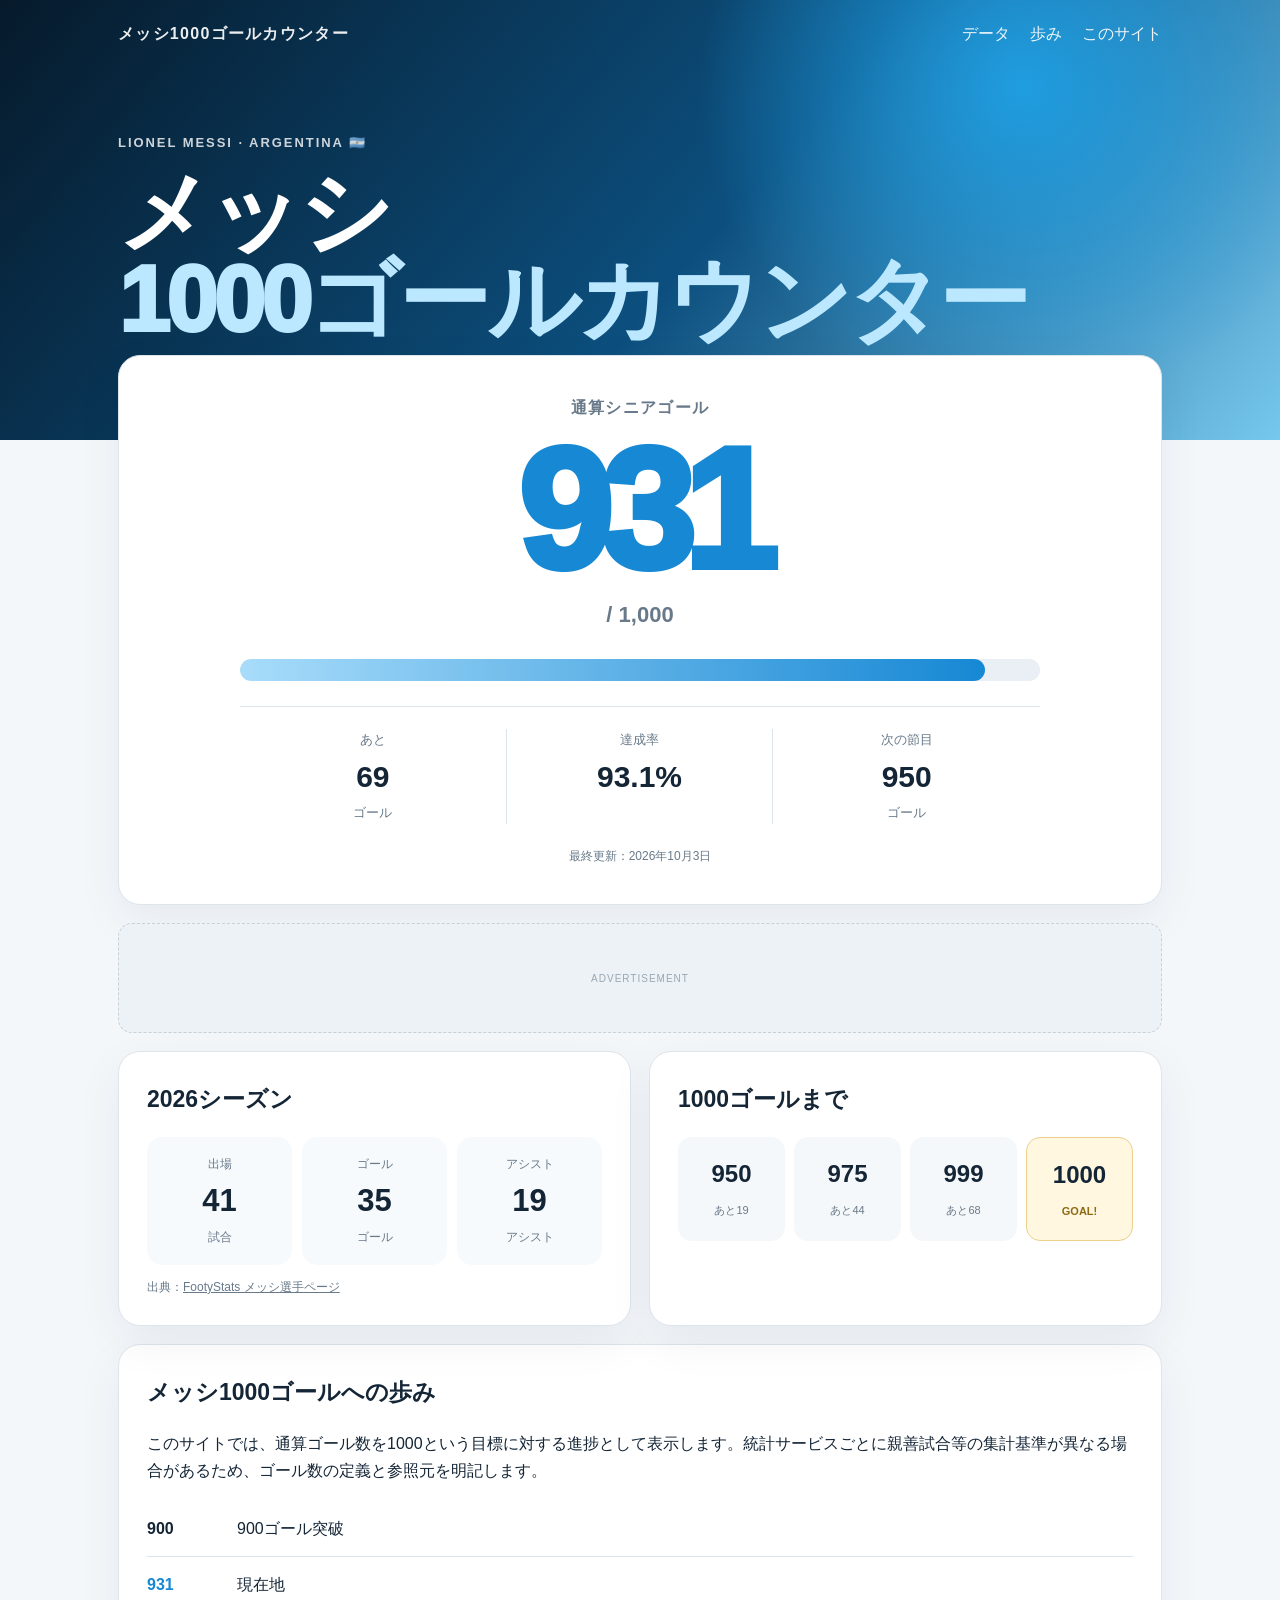
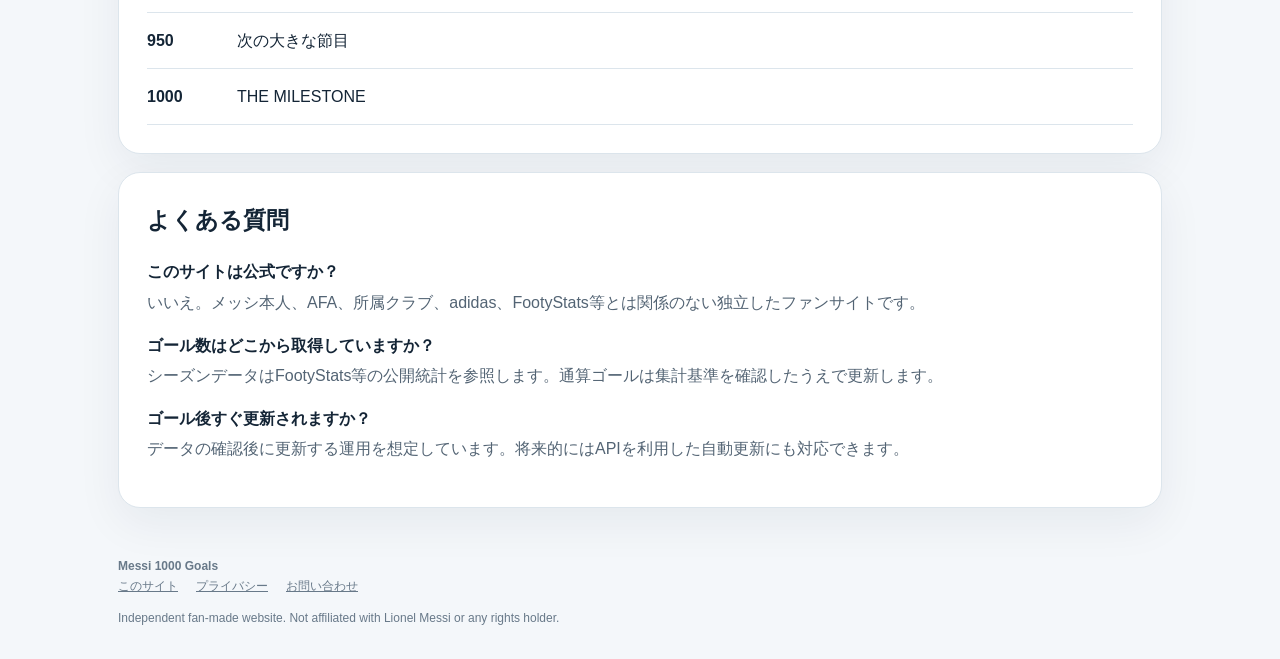
<file: index.html>
<!doctype html>
<html lang="ja">
<head>
<meta charset="utf-8">
<meta name="viewport" content="width=device-width,initial-scale=1">
<title>メッシ1000ゴールカウンター｜Lionel Messi 1000 Goals</title>
<meta name="description" content="メッシの通算1000ゴール達成までを追跡する日本語サイト。現在のゴール数、残りゴール、達成率、最新情報を掲載。>
<meta name="robots" content="index,follow">
<meta property="og:title" content="メッシ1000ゴールカウンター｜Lionel Messi 1000 Goals">
<meta property="og:description" content="メッシの1000ゴールまであと何ゴール？">
<meta property="og:type" content="website">
<link rel="canonical" href="https://takatakyz.github.io/messi-1000-goals/">
<link rel="stylesheet" href="style.css">
</head>
<body>
<header class="hero">
<nav><a class="logo" href="./">メッシ1000ゴールカウンター</a><div><a href="#data">データ</a><a href="#history">歩み</a><a href="about.html">このサイト</a></div></nav>
<div class="heroInner">
<p class="eyebrow">LIONEL MESSI · ARGENTINA 🇦🇷</p>
<h1>メッシ<br><span>1000ゴールカウンター</span></h1>
<p class="lead">メッシは1,000ゴールまであと何ゴール？</p>
</div>
</header>

<main>
<section class="container">
<div class="card counter">
<div class="small">通算シニアゴール</div>
<div class="number" id="goals">931</div>
<div class="target">/ 1,000</div>
<div class="bar"><i id="bar"></i></div>
<div class="counterGrid">
<div><span>あと</span><strong id="remaining">69</strong><em>ゴール</em></div>
<div><span>達成率</span><strong id="percent">93.1%</strong></div>
<div><span>次の節目</span><strong id="milestone">950</strong><em>ゴール</em></div>
</div>
<p class="updated">最終更新：<span id="updated">2026年10月3日</span></p>
</div>

<!-- AdSense: 審査承認後、この1枠だけ広告コードに置換 -->
<div class="adbox" aria-label="広告"><span>ADVERTISEMENT</span></div>

<div class="grid" id="data">
<section class="card">
<h2>2026シーズン</h2>
<div class="stats">
<div><span>出場</span><b id="apps">41</b><small>試合</small></div>
<div><span>ゴール</span><b id="seasonGoals">35</b><small>ゴール</small></div>
<div><span>アシスト</span><b id="assists">19</b><small>アシスト</small></div>
</div>
<p class="source">出典：<a href="https://footystats.org/jp/players/argentina/lionel-messi" target="_blank" rel="noopener">FootyStats メッシ選手ページ</a></p>
</section>

<section class="card">
<h2>1000ゴールまで</h2>
<div class="milestones">
<div><b>950</b><span id="m950">あと19</span></div>
<div><b>975</b><span id="m975">あと44</span></div>
<div><b>999</b><span id="m999">あと68</span></div>
<div class="gold"><b>1000</b><span>GOAL!</span></div>
</div>
</section>
</div>

<section class="card timeline" id="history">
<h2>メッシ1000ゴールへの歩み</h2>
<p>このサイトでは、通算ゴール数を1000という目標に対する進捗として表示します。統計サービスごとに親善試合等の集計基準が異なる場合があるため、ゴール数の定義と参照元を明記します。</p>
<div class="line"><b>900</b><span>900ゴール突破</span></div>
<div class="line active"><b id="current">931</b><span>現在地</span></div>
<div class="line"><b>950</b><span>次の大きな節目</span></div>
<div class="line"><b>1000</b><span>THE MILESTONE</span></div>
</section>

<section class="card faq">
<h2>よくある質問</h2>
<h3>このサイトは公式ですか？</h3><p>いいえ。メッシ本人、AFA、所属クラブ、adidas、FootyStats等とは関係のない独立したファンサイトです。</p>
<h3>ゴール数はどこから取得していますか？</h3><p>シーズンデータはFootyStats等の公開統計を参照します。通算ゴールは集計基準を確認したうえで更新します。</p>
<h3>ゴール後すぐ更新されますか？</h3><p>データの確認後に更新する運用を想定しています。将来的にはAPIを利用した自動更新にも対応できます。</p>
</section>
</section>
</main>
<footer><div class="container foot"><b>Messi 1000 Goals</b><div><a href="about.html">このサイト</a><a href="privacy.html">プライバシー</a><a href="contact.html">お問い合わせ</a></div><p>Independent fan-made website. Not affiliated with Lionel Messi or any rights holder.</p></div></footer>
<script src="app.js"></script>
</body>
</html>
</file>
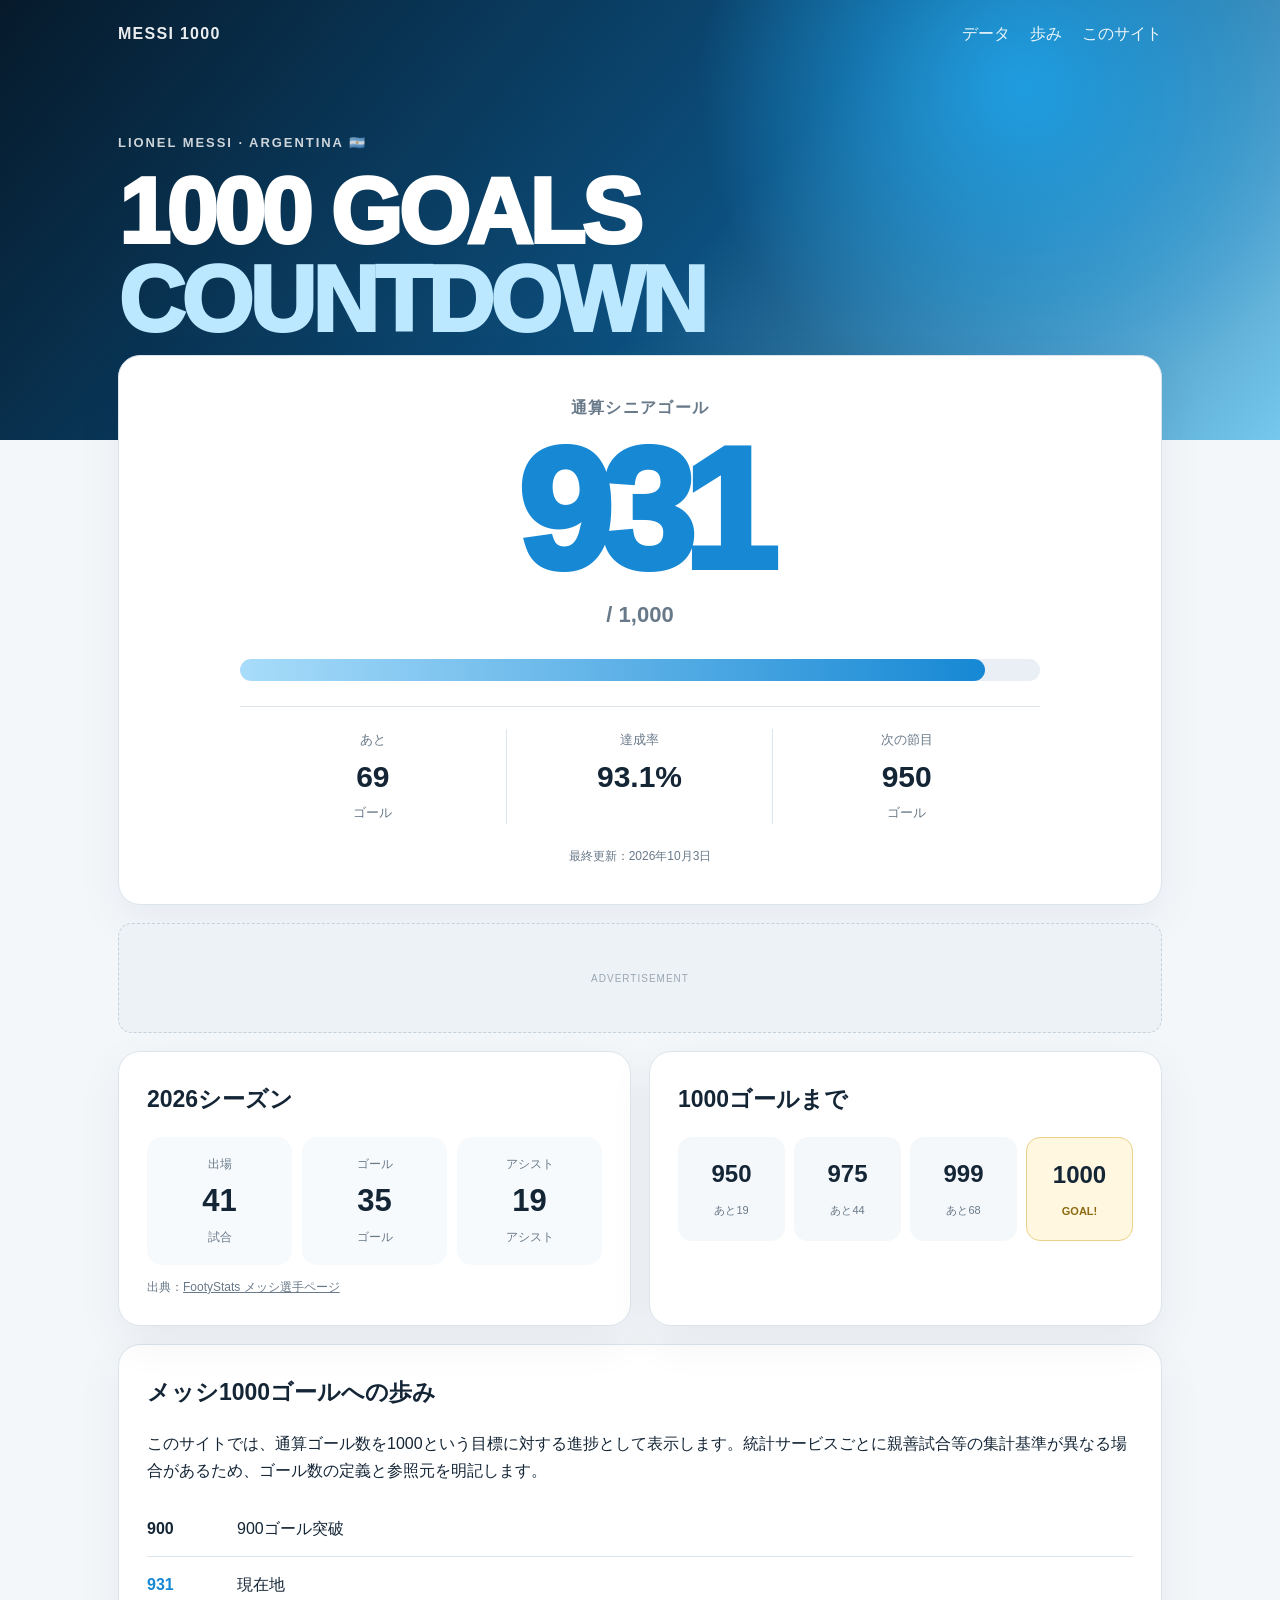
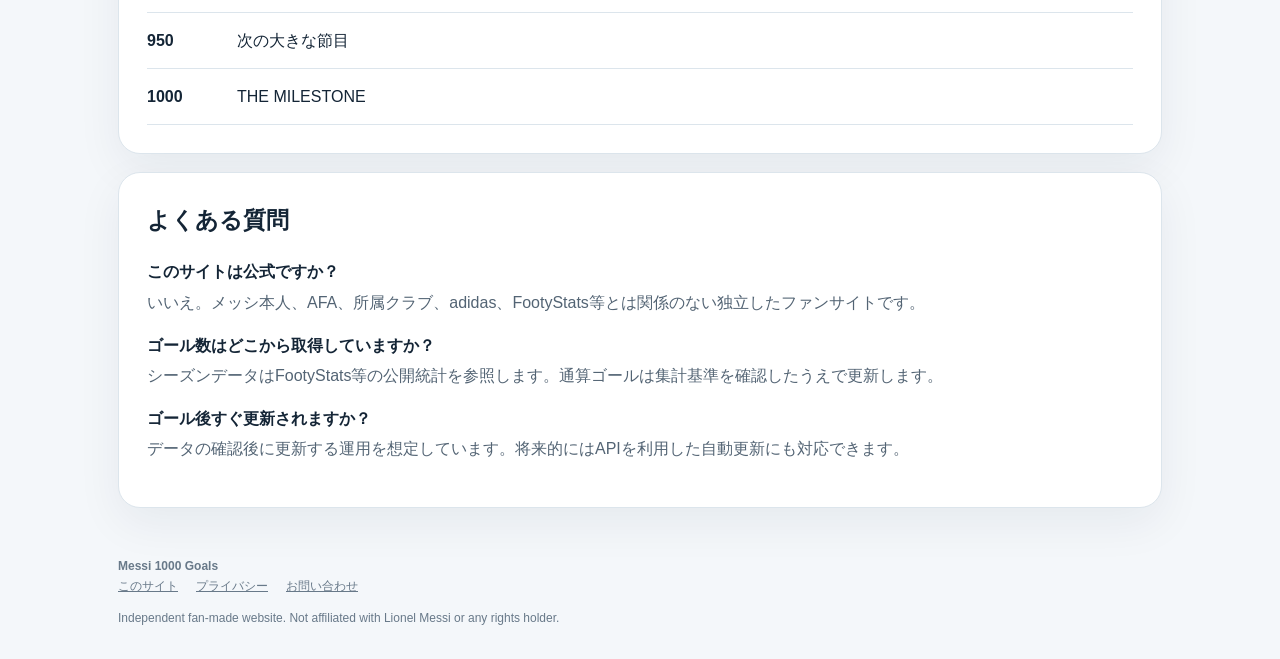
<file: index_fixed.html>
<!doctype html>
<html lang="ja">
<head>
<meta charset="utf-8">
<meta name="viewport" content="width=device-width,initial-scale=1">
<title>Messi 1000 Goals｜メッシ1000ゴールへの道</title>
<meta name="description" content="リオネル・メッシの通算1000ゴール達成までを追跡する日本語ファンサイト。現在のゴール数、残りゴール、達成率、最新ゴールを掲載。">
<meta name="robots" content="index,follow">
<meta property="og:title" content="Messi 1000 Goals｜メッシ1000ゴールへの道">
<meta property="og:description" content="メッシの1000ゴールまであと何ゴール？">
<meta property="og:type" content="website">
<link rel="canonical" href="https://YOUR-DOMAIN.example/">
<link rel="stylesheet" href="style.css">
</head>
<body>
<header class="hero">
<nav><a class="logo" href="./">MESSI 1000</a><div><a href="#data">データ</a><a href="#history">歩み</a><a href="about.html">このサイト</a></div></nav>
<div class="heroInner">
<p class="eyebrow">LIONEL MESSI · ARGENTINA 🇦🇷</p>
<h1>1000 GOALS<br><span>COUNTDOWN</span></h1>
<p class="lead">メッシは1,000ゴールまであと何ゴール？</p>
</div>
</header>

<main>
<section class="container">
<div class="card counter">
<div class="small">通算シニアゴール</div>
<div class="number" id="goals">931</div>
<div class="target">/ 1,000</div>
<div class="bar"><i id="bar"></i></div>
<div class="counterGrid">
<div><span>あと</span><strong id="remaining">69</strong><em>ゴール</em></div>
<div><span>達成率</span><strong id="percent">93.1%</strong></div>
<div><span>次の節目</span><strong id="milestone">950</strong><em>ゴール</em></div>
</div>
<p class="updated">最終更新：<span id="updated">2026年10月3日</span></p>
</div>

<!-- AdSense: 審査承認後、この1枠だけ広告コードに置換 -->
<div class="adbox" aria-label="広告"><span>ADVERTISEMENT</span></div>

<div class="grid" id="data">
<section class="card">
<h2>2026シーズン</h2>
<div class="stats">
<div><span>出場</span><b id="apps">41</b><small>試合</small></div>
<div><span>ゴール</span><b id="seasonGoals">35</b><small>ゴール</small></div>
<div><span>アシスト</span><b id="assists">19</b><small>アシスト</small></div>
</div>
<p class="source">出典：<a href="https://footystats.org/jp/players/argentina/lionel-messi" target="_blank" rel="noopener">FootyStats メッシ選手ページ</a></p>
</section>

<section class="card">
<h2>1000ゴールまで</h2>
<div class="milestones">
<div><b>950</b><span id="m950">あと19</span></div>
<div><b>975</b><span id="m975">あと44</span></div>
<div><b>999</b><span id="m999">あと68</span></div>
<div class="gold"><b>1000</b><span>GOAL!</span></div>
</div>
</section>
</div>

<section class="card timeline" id="history">
<h2>メッシ1000ゴールへの歩み</h2>
<p>このサイトでは、通算ゴール数を1000という目標に対する進捗として表示します。統計サービスごとに親善試合等の集計基準が異なる場合があるため、ゴール数の定義と参照元を明記します。</p>
<div class="line"><b>900</b><span>900ゴール突破</span></div>
<div class="line active"><b id="current">931</b><span>現在地</span></div>
<div class="line"><b>950</b><span>次の大きな節目</span></div>
<div class="line"><b>1000</b><span>THE MILESTONE</span></div>
</section>

<section class="card faq">
<h2>よくある質問</h2>
<h3>このサイトは公式ですか？</h3><p>いいえ。メッシ本人、AFA、所属クラブ、adidas、FootyStats等とは関係のない独立したファンサイトです。</p>
<h3>ゴール数はどこから取得していますか？</h3><p>シーズンデータはFootyStats等の公開統計を参照します。通算ゴールは集計基準を確認したうえで更新します。</p>
<h3>ゴール後すぐ更新されますか？</h3><p>データの確認後に更新する運用を想定しています。将来的にはAPIを利用した自動更新にも対応できます。</p>
</section>
</section>
</main>
<footer><div class="container foot"><b>Messi 1000 Goals</b><div><a href="about.html">このサイト</a><a href="privacy.html">プライバシー</a><a href="contact.html">お問い合わせ</a></div><p>Independent fan-made website. Not affiliated with Lionel Messi or any rights holder.</p></div></footer>
<script src="app.js"></script>
</body>
</html>
</file>
<file: style.css>
:root{--navy:#071b2d;--blue:#1688d4;--sky:#a8dcfa;--gold:#d5a83d;--bg:#f4f7fa;--text:#142536;--muted:#687989;--line:#dce5ec;--white:#fff}
*{box-sizing:border-box}html{scroll-behavior:smooth}body{margin:0;background:var(--bg);color:var(--text);font-family:-apple-system,BlinkMacSystemFont,"Noto Sans JP","Yu Gothic",sans-serif;line-height:1.7}
a{color:inherit}.hero{background:radial-gradient(circle at 80% 20%,#1f9de0,transparent 30%),linear-gradient(130deg,#061a2b,#0c4f7e 55%,#76c8ee);color:#fff;min-height:440px}
nav{max-width:1080px;margin:auto;padding:20px 18px;display:flex;justify-content:space-between;align-items:center}nav a{margin-left:20px;text-decoration:none;opacity:.92}.logo{font-weight:900!important;letter-spacing:.08em;margin-left:0!important}
.heroInner{max-width:1080px;margin:65px auto 0;padding:0 18px}.eyebrow{letter-spacing:.15em;font-weight:700;opacity:.8;font-size:13px}.hero h1{font-size:clamp(48px,9vw,92px);line-height:.95;margin:15px 0;font-weight:950;letter-spacing:-.04em}.hero h1 span{color:#bce8ff}.lead{font-size:20px}
main{margin-top:-85px}.container{max-width:1080px;margin:auto;padding:0 18px}.card{background:var(--white);border:1px solid var(--line);border-radius:22px;padding:28px;box-shadow:0 15px 45px #09263b10;margin-bottom:18px}
.counter{text-align:center;padding:38px}.small{font-weight:800;color:var(--muted);letter-spacing:.08em}.number{font-size:clamp(90px,18vw,170px);font-weight:950;line-height:1;color:var(--blue);letter-spacing:-.07em;margin-top:5px}.target{color:var(--muted);font-weight:700;font-size:22px}.bar{height:22px;background:#e9eff4;border-radius:99px;overflow:hidden;margin:25px auto;max-width:800px}.bar i{display:block;height:100%;width:93.1%;background:linear-gradient(90deg,var(--sky),var(--blue));border-radius:99px}.counterGrid{display:grid;grid-template-columns:repeat(3,1fr);max-width:800px;margin:auto;border-top:1px solid var(--line);padding-top:22px}.counterGrid div{border-right:1px solid var(--line)}.counterGrid div:last-child{border:0}.counterGrid span,.counterGrid em{display:block;color:var(--muted);font-size:13px;font-style:normal}.counterGrid strong{font-size:30px;display:block}.updated{font-size:12px;color:var(--muted);margin:22px 0 0}
.adbox{height:110px;display:flex;align-items:center;justify-content:center;border:1px dashed #c6d1da;background:#edf2f6;color:#9aa7b2;border-radius:14px;font-size:10px;letter-spacing:.1em;margin-bottom:18px}
.grid{display:grid;grid-template-columns:1fr 1fr;gap:18px}.grid .card{margin:0}h2{margin:0 0 18px;font-size:23px}.stats{display:grid;grid-template-columns:repeat(3,1fr);gap:10px}.stats div{background:#f7fafc;border-radius:15px;padding:17px;text-align:center}.stats span,.stats small{display:block;color:var(--muted);font-size:12px}.stats b{font-size:31px}.source{font-size:12px;color:var(--muted);margin-bottom:0}
.milestones{display:grid;grid-template-columns:repeat(4,1fr);gap:9px}.milestones div{padding:17px 8px;text-align:center;background:#f5f8fa;border-radius:14px}.milestones b{display:block;font-size:24px}.milestones span{font-size:11px;color:var(--muted)}.milestones .gold{background:#fff7df;border:1px solid #ead08b}.milestones .gold span{color:#8d6a13;font-weight:800}
.timeline{margin-top:18px}.line{display:flex;gap:20px;padding:14px 0;border-bottom:1px solid var(--line)}.line b{width:70px}.line.active b{color:var(--blue)}.faq h3{font-size:16px;margin-bottom:3px}.faq p{margin-top:0;color:#536474}.foot{padding:30px 18px;color:var(--muted);font-size:12px}.foot a{margin-right:18px}.foot p{margin-bottom:0}
@media(max-width:700px){nav div{display:none}.hero{min-height:410px}.heroInner{margin-top:55px}.grid{grid-template-columns:1fr}.counterGrid{grid-template-columns:1fr;gap:15px}.counterGrid div{border-right:0;border-bottom:1px solid var(--line);padding-bottom:12px}.milestones{grid-template-columns:repeat(2,1fr)}.card{padding:22px}}
</file>
